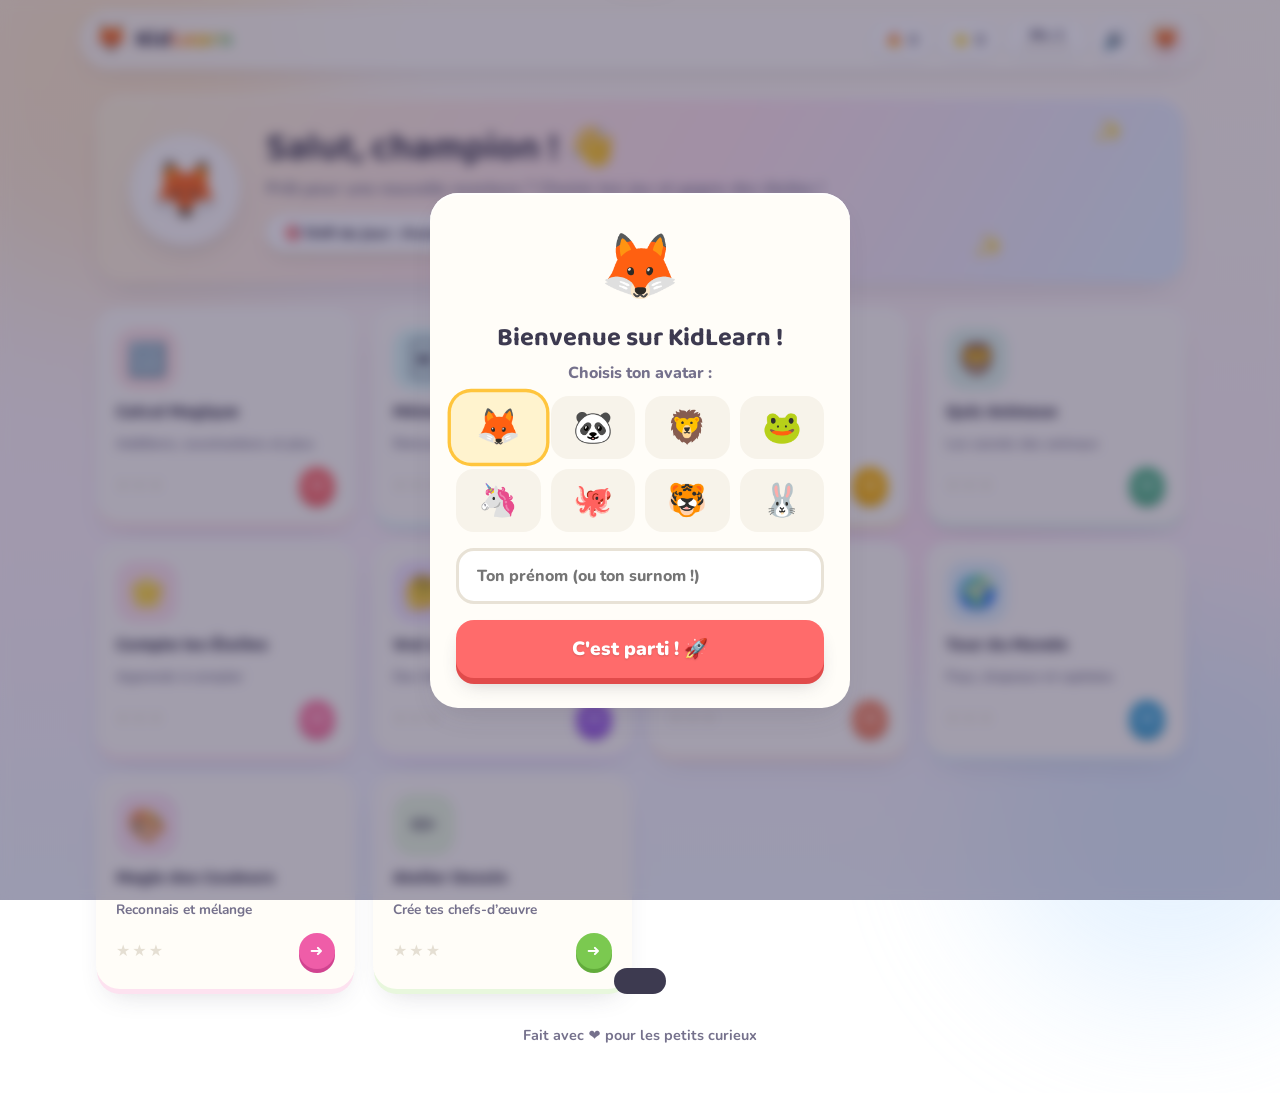
<file: kidlearn/index.html>
<!DOCTYPE html>
<html lang="fr">
<head>
  <meta charset="UTF-8">
  <meta name="viewport" content="width=device-width, initial-scale=1.0">
  <meta name="description" content="KidLearn — 10 mini-jeux magiques pour apprendre en s'amusant : calcul, lecture, animaux, géographie, dessin et plus !">
  <meta name="theme-color" content="#FFB703">
  <title>KidLearn — Apprends en t'amusant !</title>
  <link rel="icon" href="data:image/svg+xml,<svg xmlns=%22http://www.w3.org/2000/svg%22 viewBox=%220 0 100 100%22><text y=%22.9em%22 font-size=%2290%22>🦊</text></svg>">
  <link rel="preconnect" href="https://fonts.googleapis.com">
  <link rel="preconnect" href="https://fonts.gstatic.com" crossorigin>
  <link href="https://fonts.googleapis.com/css2?family=Baloo+2:wght@500;600;700;800&family=Nunito:wght@500;700;800;900&display=swap" rel="stylesheet">
  <link rel="stylesheet" href="css/style.css">
</head>
<body>

  <!-- Decorative background blobs -->
  <div class="blob blob-1" aria-hidden="true"></div>
  <div class="blob blob-2" aria-hidden="true"></div>
  <div class="blob blob-3" aria-hidden="true"></div>

  <!-- ===================== TOP BAR ===================== -->
  <header class="topbar">
    <button class="logo" onclick="goHome()" aria-label="Accueil KidLearn">
      <span class="logo-emoji">🦊</span>
      <span class="logo-name">Kid<em>Learn</em></span>
    </button>
    <div class="topbar-right">
      <div class="chip chip-streak" title="Jours d'affilée">🔥<b id="streak-count">0</b></div>
      <div class="chip chip-stars" title="Mes étoiles">⭐<b id="star-count">0</b></div>
      <button class="chip chip-level" onclick="openProfile()" title="Mon niveau">
        <span id="level-label">Niv. 1</span>
        <span class="level-bar"><span id="level-fill"></span></span>
      </button>
      <button class="icon-btn" id="sound-btn" onclick="toggleSound()" aria-label="Activer ou couper le son">🔊</button>
      <button class="icon-btn avatar-btn" id="avatar-btn" onclick="openProfile()" aria-label="Mon profil">🦊</button>
    </div>
  </header>

  <!-- ===================== HOME ===================== -->
  <main id="screen-home" class="screen active">
    <section class="hero clay">
      <div class="hero-mascot"><span id="hero-avatar">🦊</span></div>
      <div class="hero-text">
        <h1 id="greeting">Salut, champion&nbsp;! 👋</h1>
        <p>Prêt pour une nouvelle aventure&nbsp;? Choisis ton jeu et gagne des étoiles&nbsp;!</p>
        <button class="daily-chip" id="daily-chip">🎯 Défi du jour</button>
      </div>
      <span class="hero-spark s1">✨</span>
      <span class="hero-spark s2">✨</span>
    </section>

    <div class="games-grid" id="games-grid"></div>

    <footer class="footer">Fait avec ❤️ pour les petits curieux</footer>
  </main>

  <!-- ===================== MATH ===================== -->
  <section id="screen-math" class="screen game-screen" style="--c:#FF6B6B;--cd:#E14B4B;--cs:#FFE3E3">
    <div class="game-panel clay">
      <div class="game-top">
        <button class="btn-back" onclick="goHome()" aria-label="Retour">←</button>
        <h2>🔢 Calcul Magique</h2>
        <div class="chip score-chip">✓ <b id="math-score">0</b></div>
      </div>

      <div id="math-setup" class="setup-area">
        <p class="setup-title">Choisis ta difficulté</p>
        <div class="setup-btns">
          <button class="btn3d diff-easy" onclick="startMath('easy')">🐣<span>Facile</span><small>+ et −</small></button>
          <button class="btn3d diff-med" onclick="startMath('medium')">🐥<span>Moyen</span><small>+ − ×</small></button>
          <button class="btn3d diff-hard" onclick="startMath('hard')">🦅<span>Difficile</span><small>+ − × ÷</small></button>
        </div>
      </div>

      <div id="math-play" class="hidden">
        <div class="timer-track"><div class="timer-fill" id="math-timer-fill"></div></div>
        <div class="big-question" id="math-question">3 + 5 = ?</div>
        <div class="opt-grid" id="math-options"></div>
        <div class="feedback" id="math-feedback"></div>
        <div class="qdots" id="math-dots"></div>
      </div>
    </div>
  </section>

  <!-- ===================== MEMORY ===================== -->
  <section id="screen-memory" class="screen game-screen" style="--c:#34C8BE;--cd:#1FA89F;--cs:#D9F7F5">
    <div class="game-panel clay">
      <div class="game-top">
        <button class="btn-back" onclick="goHome()" aria-label="Retour">←</button>
        <h2>🃏 Mémo Rigolo</h2>
        <div class="chip score-chip">🎯 <b id="memory-moves">0</b></div>
      </div>
      <div class="memory-bar">
        <div class="chip">Paires : <b id="memory-pairs">0</b>/8</div>
        <button class="mini-btn" onclick="GAME_INIT.memory()">🔄 Recommencer</button>
      </div>
      <div class="memory-grid" id="memory-grid"></div>
    </div>
  </section>

  <!-- ===================== ALPHABET ===================== -->
  <section id="screen-alphabet" class="screen game-screen" style="--c:#FFB703;--cd:#DE9E00;--cs:#FFF1CC">
    <div class="game-panel clay">
      <div class="game-top">
        <button class="btn-back" onclick="goHome()" aria-label="Retour">←</button>
        <h2>🔤 Aventure Alphabet</h2>
        <div class="chip score-chip">✓ <b id="alpha-score">0</b></div>
      </div>
      <div class="alpha-stage">
        <div class="alpha-letter-wrap">
          <div class="big-letter" id="alpha-letter">A</div>
          <button class="speak-btn" id="alpha-speak" aria-label="Écouter la lettre">🔊</button>
        </div>
        <p class="stage-prompt">Quel mot commence par cette lettre&nbsp;?</p>
      </div>
      <div class="opt-grid" id="alpha-options"></div>
      <div class="feedback" id="alpha-feedback"></div>
      <div class="qdots" id="alpha-dots"></div>
    </div>
  </section>

  <!-- ===================== ANIMALS ===================== -->
  <section id="screen-animals" class="screen game-screen" style="--c:#52B788;--cd:#3E9A70;--cs:#DDF3E8">
    <div class="game-panel clay">
      <div class="game-top">
        <button class="btn-back" onclick="goHome()" aria-label="Retour">←</button>
        <h2>🦁 Quiz Animaux</h2>
        <div class="chip score-chip">✓ <b id="anim-score">0</b></div>
      </div>
      <div class="anim-stage">
        <div class="anim-emoji" id="anim-emoji">🦁</div>
        <p class="stage-prompt">Quel est cet animal&nbsp;?</p>
      </div>
      <div class="opt-grid" id="anim-options"></div>
      <div class="fact-card hidden" id="anim-fact"></div>
      <div class="feedback" id="anim-feedback"></div>
      <div class="qdots" id="anim-dots"></div>
    </div>
  </section>

  <!-- ===================== COUNTING ===================== -->
  <section id="screen-counting" class="screen game-screen" style="--c:#FF7AA2;--cd:#E25C85;--cs:#FFE4ED">
    <div class="game-panel clay">
      <div class="game-top">
        <button class="btn-back" onclick="goHome()" aria-label="Retour">←</button>
        <h2>🌟 Compte les Étoiles</h2>
        <div class="chip score-chip">✓ <b id="count-score">0</b></div>
      </div>
      <p class="stage-prompt" id="count-prompt">Combien d'objets vois-tu&nbsp;?</p>
      <div class="count-stage" id="count-objects"></div>
      <div class="count-grid" id="count-buttons"></div>
      <div class="feedback" id="count-feedback"></div>
      <div class="qdots" id="count-dots"></div>
    </div>
  </section>

  <!-- ===================== TRUE / FALSE ===================== -->
  <section id="screen-truefals" class="screen game-screen" style="--c:#9B5DE5;--cd:#7F44C6;--cs:#EFE2FC">
    <div class="game-panel clay">
      <div class="game-top">
        <button class="btn-back" onclick="goHome()" aria-label="Retour">←</button>
        <h2>🤔 Vrai ou Faux</h2>
        <div class="chip score-chip">✓ <b id="tf-score">0</b></div>
      </div>
      <div class="tf-category chip" id="tf-category">🌿 Nature</div>
      <div class="tf-question" id="tf-question">…</div>
      <div class="tf-btns">
        <button class="btn3d tf-true" id="tf-true" onclick="answerTF(true)">👍 VRAI</button>
        <button class="btn3d tf-false" id="tf-false" onclick="answerTF(false)">👎 FAUX</button>
      </div>
      <div class="fact-card hidden" id="tf-expl"></div>
      <div class="feedback" id="tf-feedback"></div>
      <div class="qdots" id="tf-dots"></div>
    </div>
  </section>

  <!-- ===================== SCRAMBLE ===================== -->
  <section id="screen-scramble" class="screen game-screen" style="--c:#F4845F;--cd:#D96A47;--cs:#FDE7DE">
    <div class="game-panel clay">
      <div class="game-top">
        <button class="btn-back" onclick="goHome()" aria-label="Retour">←</button>
        <h2>🧩 Mots Mélangés</h2>
        <div class="chip score-chip">✓ <b id="scr-score">0</b></div>
      </div>
      <div class="scr-stage">
        <div class="chip" id="scr-category">🐾 Animaux</div>
        <div class="scr-hint" id="scr-hint">🦁</div>
        <p class="stage-prompt">Touche les lettres pour former le mot&nbsp;!</p>
      </div>
      <div class="scr-slots" id="scr-slots"></div>
      <div class="scr-letters" id="scr-letters"></div>
      <div class="scr-actions">
        <button class="mini-btn" onclick="clearScramble()">🧹 Effacer</button>
        <button class="mini-btn" onclick="hintScramble()">💡 Indice</button>
      </div>
      <div class="feedback" id="scr-feedback"></div>
      <div class="qdots" id="scr-dots"></div>
    </div>
  </section>

  <!-- ===================== GEO ===================== -->
  <section id="screen-geo" class="screen game-screen" style="--c:#3FA7D6;--cd:#2C8DB8;--cs:#DFF1FA">
    <div class="game-panel clay">
      <div class="game-top">
        <button class="btn-back" onclick="goHome()" aria-label="Retour">←</button>
        <h2>🌍 Tour du Monde</h2>
        <div class="chip score-chip">✓ <b id="geo-score">0</b></div>
      </div>
      <div class="geo-stage">
        <div class="geo-flag" id="geo-flag">🇫🇷</div>
        <p class="stage-prompt" id="geo-question">Quelle est la capitale&nbsp;?</p>
      </div>
      <div class="opt-grid" id="geo-options"></div>
      <div class="fact-card hidden" id="geo-fact"></div>
      <div class="feedback" id="geo-feedback"></div>
      <div class="qdots" id="geo-dots"></div>
    </div>
  </section>

  <!-- ===================== COLORS ===================== -->
  <section id="screen-colors" class="screen game-screen" style="--c:#EF5DA8;--cd:#D14390;--cs:#FDE2F0">
    <div class="game-panel clay">
      <div class="game-top">
        <button class="btn-back" onclick="goHome()" aria-label="Retour">←</button>
        <h2>🎨 Magie des Couleurs</h2>
        <div class="chip score-chip">✓ <b id="col-score">0</b></div>
      </div>
      <div class="col-tabs">
        <button class="col-tab active" id="col-tab-name" onclick="setColMode('name', this)">🔍 Trouver</button>
        <button class="col-tab" id="col-tab-mix" onclick="setColMode('mix', this)">🧪 Mélanger</button>
      </div>
      <div id="col-name-mode">
        <p class="stage-prompt">Touche la couleur <span class="col-target" id="col-target-name">ROUGE</span></p>
        <div class="col-swatches" id="col-swatches"></div>
      </div>
      <div id="col-mix-mode" class="hidden">
        <p class="stage-prompt">Mélange 2 couleurs pour faire <span class="col-target" id="mix-target">ORANGE</span></p>
        <div class="mix-wrap">
          <div class="mix-colors" id="mix-colors"></div>
          <div class="mix-pot">
            <div class="mix-preview" id="mix-preview"></div>
            <p id="mix-text">Choisis 2 couleurs</p>
          </div>
        </div>
      </div>
      <div class="feedback" id="col-feedback"></div>
      <div class="qdots" id="col-dots"></div>
    </div>
  </section>

  <!-- ===================== DRAWING ===================== -->
  <section id="screen-drawing" class="screen game-screen" style="--c:#7BC950;--cd:#62AC3B;--cs:#E8F7DD">
    <div class="game-panel clay draw-panel">
      <div class="game-top">
        <button class="btn-back" onclick="goHome()" aria-label="Retour">←</button>
        <h2>✏️ Atelier Dessin</h2>
        <div class="draw-top-actions">
          <button class="mini-btn" onclick="clearCanvas()">🗑️</button>
          <button class="mini-btn" onclick="saveDrawing()">💾</button>
        </div>
      </div>
      <div class="draw-toolbar">
        <div class="draw-tools">
          <button class="tool-btn active" id="tool-brush" onclick="setTool('brush', this)" title="Pinceau">🖌️</button>
          <button class="tool-btn" id="tool-rainbow" onclick="setTool('rainbow', this)" title="Arc-en-ciel">🌈</button>
          <button class="tool-btn" id="tool-stamp" onclick="setTool('stamp', this)" title="Tampons">🦄</button>
          <button class="tool-btn" id="tool-eraser" onclick="setTool('eraser', this)" title="Gomme">🧹</button>
        </div>
        <div class="draw-palette" id="draw-palette"></div>
        <div class="brush-sizes">
          <button class="size-btn active" onclick="setBrush(5, this)"><span style="width:6px;height:6px"></span></button>
          <button class="size-btn" onclick="setBrush(12, this)"><span style="width:12px;height:12px"></span></button>
          <button class="size-btn" onclick="setBrush(24, this)"><span style="width:18px;height:18px"></span></button>
        </div>
      </div>
      <div class="stamps-row hidden" id="stamps-row"></div>
      <canvas id="draw-canvas" class="draw-canvas"></canvas>
      <div class="draw-templates">
        <span>Modèles :</span>
        <button onclick="setTemplate('maison')">🏠</button>
        <button onclick="setTemplate('soleil')">☀️</button>
        <button onclick="setTemplate('arbre')">🌳</button>
        <button onclick="setTemplate('chat')">🐱</button>
      </div>
    </div>
  </section>

  <!-- ===================== RESULT OVERLAY ===================== -->
  <div id="result-overlay" class="overlay hidden">
    <div class="result-card clay">
      <div class="result-mascot" id="result-mascot">🤩</div>
      <div class="result-stars">
        <span class="rstar" id="rstar-0">★</span>
        <span class="rstar" id="rstar-1">★</span>
        <span class="rstar" id="rstar-2">★</span>
      </div>
      <h3 id="result-title">Incroyable&nbsp;!</h3>
      <p id="result-text"></p>
      <p class="result-xp" id="result-xp"></p>
      <div class="result-actions">
        <button class="btn3d btn-replay" id="result-replay">🔁 Rejouer</button>
        <button class="btn3d btn-neutral" onclick="closeResult(); goHome()">🏠 Accueil</button>
      </div>
    </div>
  </div>

  <!-- ===================== PROFILE / BADGES ===================== -->
  <div id="profile-overlay" class="overlay hidden">
    <div class="profile-card clay">
      <button class="close-x" onclick="closeProfile()" aria-label="Fermer">✕</button>
      <div class="profile-head">
        <div class="profile-avatar" id="profile-avatar">🦊</div>
        <div>
          <h3 id="profile-name">Champion</h3>
          <button class="mini-btn" onclick="closeProfile(); showOnboarding(true)">✏️ Modifier</button>
        </div>
      </div>
      <div class="profile-stats">
        <div class="pstat"><b id="profile-level">1</b><span>Niveau</span></div>
        <div class="pstat"><b id="profile-stars">0</b><span>Étoiles</span></div>
        <div class="pstat"><b id="profile-streak">0</b><span>Jours 🔥</span></div>
      </div>
      <div class="profile-level-bar"><span id="profile-level-fill"></span></div>
      <h4 class="badges-title">🏆 Mes badges</h4>
      <div class="badges-grid" id="badges-grid"></div>
    </div>
  </div>

  <!-- ===================== ONBOARDING ===================== -->
  <div id="onboarding" class="overlay hidden">
    <div class="onb-card clay">
      <div class="onb-mascot">🦊</div>
      <h2>Bienvenue sur KidLearn&nbsp;!</h2>
      <p>Choisis ton avatar&nbsp;:</p>
      <div class="avatar-grid" id="avatar-grid"></div>
      <input type="text" id="name-input" maxlength="14" placeholder="Ton prénom (ou ton surnom !)" autocomplete="off">
      <button class="btn3d btn-start" onclick="finishOnboarding()">C'est parti&nbsp;! 🚀</button>
    </div>
  </div>

  <!-- ===================== TOASTS & FX ===================== -->
  <div class="toast" id="toast"></div>
  <div class="badge-toast" id="badge-toast"></div>
  <canvas id="confetti-canvas"></canvas>

  <script src="js/core.js"></script>
  <script src="js/games.js"></script>
</body>
</html>
</file>
<file: kidlearn/css/style.css>
/* ============================================================
   KIDLEARN — Design System "Candy Clay"
   ============================================================ */

:root {
  --ink: #3D3A50;
  --ink-soft: #75718C;
  --paper: #FFFDF8;
  --gold: #FFC53D;
  --gold-deep: #E8A800;
  --green: #2BC36B;
  --green-deep: #1E9E54;
  --red: #FF5A5F;
  --red-deep: #DB3E43;
  --r-lg: 28px;
  --r-md: 18px;
  --r-sm: 12px;
  --shadow-card: 0 14px 30px -12px rgba(61, 58, 80, .18);
  --shadow-pop: 0 24px 60px -16px rgba(61, 58, 80, .3);
  --spring: cubic-bezier(.34, 1.56, .64, 1);
  --font-display: 'Baloo 2', 'Comic Sans MS', system-ui, sans-serif;
  --font-body: 'Nunito', system-ui, sans-serif;
}

*, *::before, *::after { box-sizing: border-box; margin: 0; padding: 0; }

html { scroll-behavior: smooth; }

body {
  font-family: var(--font-body);
  color: var(--ink);
  background: linear-gradient(180deg, #FFF9EF 0%, #FDF4FA 60%, #F2F7FF 100%);
  background-attachment: fixed;
  min-height: 100vh;
  overflow-x: hidden;
  -webkit-tap-highlight-color: transparent;
}

button {
  font-family: inherit;
  color: inherit;
  border: none;
  background: none;
  cursor: pointer;
}

.hidden { display: none !important; }

/* ===== Background blobs ===== */
.blob {
  position: fixed;
  border-radius: 50%;
  filter: blur(70px);
  opacity: .45;
  z-index: -1;
  pointer-events: none;
  animation: drift 24s ease-in-out infinite alternate;
}
.blob-1 { width: 420px; height: 420px; background: #FFD9A0; top: -120px; left: -100px; }
.blob-2 { width: 380px; height: 380px; background: #C9E4FF; bottom: -100px; right: -80px; animation-delay: -8s; }
.blob-3 { width: 300px; height: 300px; background: #FFD3E8; top: 40%; left: 60%; animation-delay: -16s; }

@keyframes drift {
  from { transform: translate(0, 0) scale(1); }
  to   { transform: translate(40px, -30px) scale(1.15); }
}

/* ===== Clay surface ===== */
.clay {
  background: var(--paper);
  border-radius: var(--r-lg);
  box-shadow:
    inset 0 2px 0 rgba(255, 255, 255, .9),
    var(--shadow-card);
}

/* ============================================================
   TOP BAR
   ============================================================ */
.topbar {
  position: sticky;
  top: 10px;
  z-index: 100;
  display: flex;
  align-items: center;
  justify-content: space-between;
  gap: 10px;
  max-width: 1120px;
  margin: 10px auto;
  padding: 8px 14px;
  border-radius: 999px;
  background: rgba(255, 253, 248, .8);
  backdrop-filter: blur(14px);
  -webkit-backdrop-filter: blur(14px);
  box-shadow: 0 8px 24px -10px rgba(61, 58, 80, .22);
  width: calc(100% - 24px);
}

.logo {
  display: flex;
  align-items: center;
  gap: 8px;
  font-family: var(--font-display);
  font-weight: 800;
  font-size: 1.45rem;
  transition: transform .2s var(--spring);
}
.logo:hover { transform: scale(1.05); }
.logo-emoji { font-size: 1.7rem; display: inline-block; animation: bob 3s ease-in-out infinite; }
@keyframes bob { 0%, 100% { transform: translateY(0) rotate(-4deg); } 50% { transform: translateY(-4px) rotate(4deg); } }
.logo-name { color: var(--ink); }
.logo-name em {
  font-style: normal;
  background: linear-gradient(120deg, #FF6B6B, #FFB703, #34C8BE);
  -webkit-background-clip: text;
  background-clip: text;
  -webkit-text-fill-color: transparent;
}

.topbar-right { display: flex; align-items: center; gap: 8px; }

.chip {
  display: inline-flex;
  align-items: center;
  gap: 6px;
  background: #fff;
  border-radius: 999px;
  padding: 7px 13px;
  font-weight: 900;
  font-size: .92rem;
  box-shadow: 0 3px 10px -3px rgba(61, 58, 80, .18);
  color: var(--ink);
  white-space: nowrap;
}

.chip-level { flex-direction: column; gap: 3px; padding: 6px 14px; transition: transform .2s var(--spring); }
.chip-level:hover { transform: scale(1.06); }
.chip-level span:first-child { font-size: .78rem; line-height: 1; }
.level-bar {
  width: 52px;
  height: 6px;
  border-radius: 6px;
  background: #EFEAE0;
  overflow: hidden;
  display: block;
}
#level-fill {
  display: block;
  height: 100%;
  width: 0%;
  border-radius: 6px;
  background: linear-gradient(90deg, #FFB703, #FF6B6B);
  transition: width .6s var(--spring);
}

.icon-btn {
  width: 42px;
  height: 42px;
  border-radius: 50%;
  background: #fff;
  font-size: 1.25rem;
  display: grid;
  place-items: center;
  box-shadow: 0 3px 10px -3px rgba(61, 58, 80, .18);
  transition: transform .2s var(--spring);
}
.icon-btn:hover { transform: scale(1.12) rotate(6deg); }
.avatar-btn { background: linear-gradient(135deg, #FFF3D6, #FFE3EC); font-size: 1.45rem; }

/* ============================================================
   SCREENS & TRANSITIONS
   ============================================================ */
.screen {
  display: none;
  max-width: 1120px;
  margin: 0 auto;
  padding: 18px 16px 48px;
}
.screen.active { display: block; animation: screenIn .45s var(--spring); }

@keyframes screenIn {
  from { opacity: 0; transform: translateY(22px) scale(.985); }
  to   { opacity: 1; transform: none; }
}

/* ============================================================
   HERO
   ============================================================ */
.hero {
  display: flex;
  align-items: center;
  gap: 26px;
  padding: 30px 34px;
  margin-bottom: 26px;
  background: linear-gradient(120deg, #FFF3D6 0%, #FFE3EC 55%, #E1F0FF 100%);
  position: relative;
  overflow: hidden;
}

.hero-mascot {
  flex-shrink: 0;
  width: 110px;
  height: 110px;
  border-radius: 50%;
  background: rgba(255, 255, 255, .85);
  display: grid;
  place-items: center;
  font-size: 3.6rem;
  box-shadow: 0 10px 24px -8px rgba(61, 58, 80, .25), inset 0 2px 0 #fff;
  animation: mascotWave 4s ease-in-out infinite;
}
@keyframes mascotWave {
  0%, 100% { transform: rotate(-4deg); }
  50% { transform: rotate(6deg) translateY(-5px); }
}

.hero-text h1 {
  font-family: var(--font-display);
  font-size: clamp(1.5rem, 4.5vw, 2.4rem);
  line-height: 1.15;
  margin-bottom: 6px;
}
.hero-text p {
  color: var(--ink-soft);
  font-weight: 700;
  font-size: clamp(.92rem, 2.4vw, 1.05rem);
  margin-bottom: 14px;
}

.daily-chip {
  display: inline-flex;
  align-items: center;
  gap: 6px;
  background: #fff;
  border-radius: 999px;
  padding: 9px 18px;
  font-weight: 900;
  font-size: .92rem;
  color: var(--ink);
  box-shadow: 0 4px 0 #EAD9C3, 0 8px 18px -6px rgba(61, 58, 80, .2);
  transition: transform .15s var(--spring), box-shadow .15s;
}
.daily-chip:hover { transform: translateY(-2px); }
.daily-chip:active { transform: translateY(2px); box-shadow: 0 1px 0 #EAD9C3; }

.hero-spark { position: absolute; font-size: 1.5rem; animation: sparkle 2.6s ease-in-out infinite; pointer-events: none; }
.hero-spark.s1 { top: 18px; right: 60px; }
.hero-spark.s2 { bottom: 20px; right: 180px; animation-delay: -1.3s; }
@keyframes sparkle {
  0%, 100% { opacity: .25; transform: scale(.7) rotate(0); }
  50% { opacity: 1; transform: scale(1.15) rotate(20deg); }
}

/* ============================================================
   GAMES GRID
   ============================================================ */
.games-grid {
  display: grid;
  grid-template-columns: repeat(auto-fill, minmax(240px, 1fr));
  gap: 18px;
}

.game-card {
  position: relative;
  display: flex;
  flex-direction: column;
  align-items: flex-start;
  gap: 8px;
  text-align: left;
  background: var(--paper);
  border-radius: 24px;
  padding: 20px;
  box-shadow:
    inset 0 2px 0 rgba(255, 255, 255, .9),
    0 6px 0 -1px var(--cs),
    0 16px 28px -14px rgba(61, 58, 80, .22);
  transition: transform .25s var(--spring), box-shadow .25s;
  animation: cardIn .5s var(--spring) backwards;
  will-change: transform;
}
@keyframes cardIn {
  from { opacity: 0; transform: translateY(26px) scale(.92); }
  to   { opacity: 1; transform: none; }
}

.game-card:hover {
  transform: translateY(-7px);
  box-shadow:
    inset 0 2px 0 rgba(255, 255, 255, .9),
    0 8px 0 -1px var(--cs),
    0 26px 40px -16px rgba(61, 58, 80, .3);
}
.game-card:active { transform: translateY(-2px) scale(.98); }

.card-icon {
  width: 62px;
  height: 62px;
  border-radius: 20px;
  background: var(--cs);
  display: grid;
  place-items: center;
  font-size: 2rem;
  transition: transform .25s var(--spring);
}
.game-card:hover .card-icon { transform: rotate(-8deg) scale(1.12); }

.card-title {
  font-family: var(--font-display);
  font-weight: 800;
  font-size: 1.12rem;
  color: var(--ink);
}
.card-desc { font-size: .85rem; font-weight: 700; color: var(--ink-soft); }

.card-foot {
  display: flex;
  align-items: center;
  justify-content: space-between;
  width: 100%;
  margin-top: 6px;
}
.card-stars { font-size: 1rem; letter-spacing: 2px; color: var(--gold); }
.card-stars .off { color: #E5DFD3; }

.card-go {
  width: 36px;
  height: 36px;
  border-radius: 50%;
  background: var(--c);
  color: #fff;
  display: grid;
  place-items: center;
  font-size: 1rem;
  font-weight: 900;
  box-shadow: 0 4px 0 var(--cd);
  transition: transform .2s var(--spring);
}
.game-card:hover .card-go { transform: translateX(4px) scale(1.1); }

.footer {
  text-align: center;
  margin-top: 36px;
  color: var(--ink-soft);
  font-weight: 700;
  font-size: .9rem;
}

/* ============================================================
   GAME PANEL (shared)
   ============================================================ */
.game-panel {
  max-width: 720px;
  margin: 0 auto;
  padding: 24px 26px 30px;
  min-height: 480px;
}

.game-top {
  display: flex;
  align-items: center;
  gap: 12px;
  margin-bottom: 20px;
}
.game-top h2 {
  font-family: var(--font-display);
  font-size: clamp(1.15rem, 3.6vw, 1.5rem);
  color: var(--cd, var(--ink));
  flex: 1;
}

.btn-back {
  width: 44px;
  height: 44px;
  border-radius: 50%;
  background: #F4F0E8;
  font-size: 1.3rem;
  font-weight: 900;
  color: var(--ink);
  display: grid;
  place-items: center;
  box-shadow: 0 4px 0 #E2DCCE;
  transition: transform .15s var(--spring);
  flex-shrink: 0;
}
.btn-back:hover { transform: translateX(-3px); }
.btn-back:active { transform: translateY(3px); box-shadow: 0 1px 0 #E2DCCE; }

.score-chip { background: var(--cs); color: var(--cd); }

.mini-btn {
  background: #fff;
  border-radius: 999px;
  padding: 8px 16px;
  font-weight: 900;
  font-size: .88rem;
  color: var(--ink);
  box-shadow: 0 3px 0 #E2DCCE, 0 6px 14px -6px rgba(61, 58, 80, .18);
  transition: transform .15s var(--spring), box-shadow .15s;
}
.mini-btn:hover { transform: translateY(-2px); }
.mini-btn:active { transform: translateY(2px); box-shadow: 0 1px 0 #E2DCCE; }

/* ===== 3D buttons ===== */
.btn3d {
  display: inline-flex;
  flex-direction: column;
  align-items: center;
  justify-content: center;
  gap: 2px;
  background: var(--c, #6C63FF);
  color: #fff;
  border-radius: var(--r-md);
  padding: 16px 26px;
  font-weight: 900;
  font-size: 1.05rem;
  box-shadow: 0 6px 0 var(--cd, #4a44c4), 0 12px 20px -8px rgba(61, 58, 80, .3);
  transition: transform .12s ease, box-shadow .12s ease;
  text-shadow: 0 1px 2px rgba(0, 0, 0, .15);
}
.btn3d:hover { filter: brightness(1.06); }
.btn3d:active { transform: translateY(5px); box-shadow: 0 1px 0 var(--cd, #4a44c4); }
.btn3d small { font-size: .76rem; font-weight: 700; opacity: .9; }

/* ===== Setup (difficulty) ===== */
.setup-area { text-align: center; padding: 26px 0; }
.setup-title {
  font-family: var(--font-display);
  font-size: 1.35rem;
  margin-bottom: 22px;
}
.setup-btns { display: flex; gap: 16px; justify-content: center; flex-wrap: wrap; }
.setup-btns .btn3d { min-width: 130px; font-size: 1.6rem; }
.setup-btns .btn3d span { font-size: 1.05rem; }
.diff-easy { --c: #52B788; --cd: #3E9A70; }
.diff-med  { --c: #FFB703; --cd: #DE9E00; }
.diff-hard { --c: #FF6B6B; --cd: #E14B4B; }

/* ===== Timer ===== */
.timer-track {
  height: 12px;
  border-radius: 12px;
  background: #F0EBE1;
  overflow: hidden;
  margin-bottom: 20px;
  box-shadow: inset 0 2px 4px rgba(61, 58, 80, .1);
}
.timer-fill {
  height: 100%;
  width: 100%;
  border-radius: 12px;
  background: linear-gradient(90deg, #52B788, #FFB703 60%, #FF6B6B);
  transition: width .1s linear;
}

/* ===== Big question ===== */
.big-question {
  font-family: var(--font-display);
  font-size: clamp(2.2rem, 9vw, 3.6rem);
  font-weight: 800;
  text-align: center;
  padding: 30px 16px;
  margin-bottom: 20px;
  border-radius: 22px;
  background: linear-gradient(135deg, var(--cs), #fff);
  border: 3px dashed var(--c);
  color: var(--ink);
}

/* ===== Option buttons ===== */
.opt-grid {
  display: grid;
  grid-template-columns: 1fr 1fr;
  gap: 12px;
  margin-bottom: 14px;
}

.opt {
  background: #fff;
  border-radius: var(--r-md);
  padding: 16px 12px;
  font-size: 1.08rem;
  font-weight: 900;
  color: var(--ink);
  box-shadow: 0 4px 0 #E8E2D6, 0 8px 16px -8px rgba(61, 58, 80, .15);
  border: 3px solid transparent;
  transition: transform .15s var(--spring), box-shadow .15s, border-color .15s;
}
.opt:hover { transform: translateY(-3px); border-color: var(--c); box-shadow: 0 6px 0 var(--cs); }
.opt:active { transform: translateY(2px); box-shadow: 0 1px 0 #E8E2D6; }

.opt.correct {
  background: var(--green);
  color: #fff;
  box-shadow: 0 4px 0 var(--green-deep);
  border-color: transparent;
  animation: popCorrect .45s var(--spring);
}
.opt.wrong {
  background: var(--red);
  color: #fff;
  box-shadow: 0 4px 0 var(--red-deep);
  border-color: transparent;
  animation: shake .4s ease;
}
.opt.locked { pointer-events: none; }

@keyframes popCorrect { 0% { transform: scale(1); } 50% { transform: scale(1.1); } 100% { transform: scale(1); } }
@keyframes shake {
  0%, 100% { transform: translateX(0); }
  20%, 60% { transform: translateX(-7px); }
  40%, 80% { transform: translateX(7px); }
}

/* ===== Feedback & dots ===== */
.feedback {
  min-height: 34px;
  text-align: center;
  font-size: 1.25rem;
  font-weight: 900;
  color: var(--ink);
}

.qdots { display: flex; gap: 7px; justify-content: center; margin-top: 14px; }
.qdot {
  width: 10px;
  height: 10px;
  border-radius: 50%;
  background: #E8E2D6;
  transition: all .3s var(--spring);
}
.qdot.done { background: var(--c); }
.qdot.now { background: var(--c); transform: scale(1.5); box-shadow: 0 0 0 4px var(--cs); }

/* ===== Stage prompts ===== */
.stage-prompt {
  text-align: center;
  font-size: clamp(1rem, 3vw, 1.2rem);
  font-weight: 800;
  margin: 10px 0 16px;
}

.fact-card {
  background: #FFF7DC;
  border: 2px dashed var(--gold);
  border-radius: var(--r-md);
  padding: 12px 18px;
  margin: 10px auto 12px;
  max-width: 480px;
  font-size: .95rem;
  font-weight: 700;
  color: #7A5C00;
  text-align: center;
  animation: factIn .4s var(--spring);
}
@keyframes factIn { from { opacity: 0; transform: translateY(10px) scale(.95); } to { opacity: 1; transform: none; } }

/* ============================================================
   MEMORY
   ============================================================ */
.memory-bar {
  display: flex;
  align-items: center;
  justify-content: space-between;
  margin-bottom: 16px;
}

.memory-grid {
  display: grid;
  grid-template-columns: repeat(4, 1fr);
  gap: 10px;
  max-width: 480px;
  margin: 0 auto;
  perspective: 800px;
}

.mem-card {
  aspect-ratio: 1;
  position: relative;
  cursor: pointer;
  transform-style: preserve-3d;
  transition: transform .5s var(--spring);
  border-radius: 16px;
}
.mem-card.flipped, .mem-card.matched { transform: rotateY(180deg); }
.mem-card.matched { cursor: default; }
.mem-card.matched .mem-back { animation: matchGlow .6s ease; box-shadow: 0 0 0 3px var(--green), 0 6px 14px -4px rgba(43, 195, 107, .5); }
@keyframes matchGlow { 0% { transform: rotateY(0) scale(1); } 50% { transform: scale(1.12); } 100% { transform: scale(1); } }

.mem-front, .mem-back {
  position: absolute;
  inset: 0;
  backface-visibility: hidden;
  -webkit-backface-visibility: hidden;
  border-radius: 16px;
  display: grid;
  place-items: center;
}
.mem-front {
  background: linear-gradient(135deg, var(--c), #6FE3DB);
  color: rgba(255, 255, 255, .9);
  font-family: var(--font-display);
  font-size: 1.6rem;
  font-weight: 800;
  box-shadow: 0 4px 0 var(--cd), inset 0 2px 0 rgba(255, 255, 255, .35);
}
.mem-back {
  background: #fff;
  font-size: 2.1rem;
  transform: rotateY(180deg);
  box-shadow: 0 4px 0 #E8E2D6;
}

/* ============================================================
   ALPHABET
   ============================================================ */
.alpha-stage { text-align: center; }
.alpha-letter-wrap { position: relative; display: inline-block; }
.big-letter {
  font-family: var(--font-display);
  font-size: clamp(5rem, 16vw, 8rem);
  font-weight: 800;
  line-height: 1;
  color: var(--c);
  text-shadow: 0 6px 0 var(--cs), 0 12px 24px rgba(61, 58, 80, .15);
  animation: letterIn .5s var(--spring);
}
@keyframes letterIn { 0% { transform: scale(0) rotate(-20deg); } 60% { transform: scale(1.15); } 100% { transform: scale(1) rotate(0); } }

.speak-btn {
  position: absolute;
  right: -52px;
  top: 50%;
  transform: translateY(-50%);
  width: 44px;
  height: 44px;
  border-radius: 50%;
  background: #fff;
  font-size: 1.2rem;
  box-shadow: 0 4px 0 #E8E2D6;
  transition: transform .15s var(--spring);
}
.speak-btn:hover { transform: translateY(-50%) scale(1.15); }
.speak-btn:active { transform: translateY(calc(-50% + 3px)); box-shadow: 0 1px 0 #E8E2D6; }

/* ============================================================
   ANIMALS / GEO
   ============================================================ */
.anim-stage, .geo-stage { text-align: center; }
.anim-emoji, .geo-flag {
  font-size: clamp(4.5rem, 14vw, 7rem);
  display: inline-block;
  animation: letterIn .45s var(--spring);
  margin-bottom: 4px;
}

/* ============================================================
   COUNTING
   ============================================================ */
.count-stage {
  min-height: 120px;
  display: flex;
  flex-wrap: wrap;
  gap: 8px;
  align-items: center;
  justify-content: center;
  background: linear-gradient(135deg, var(--cs), #fff);
  border-radius: 22px;
  padding: 20px;
  margin-bottom: 18px;
  border: 3px dashed var(--c);
}
.count-obj { font-size: 2.1rem; animation: popIn .3s var(--spring) backwards; }
@keyframes popIn { 0% { transform: scale(0); } 70% { transform: scale(1.25); } 100% { transform: scale(1); } }

.count-grid {
  display: grid;
  grid-template-columns: repeat(5, 1fr);
  gap: 8px;
  max-width: 400px;
  margin: 0 auto 14px;
}
.count-btn {
  background: #fff;
  border-radius: 14px;
  padding: 13px 4px;
  font-size: 1.25rem;
  font-weight: 900;
  font-family: var(--font-display);
  color: var(--ink);
  box-shadow: 0 4px 0 #E8E2D6;
  transition: transform .12s var(--spring);
}
.count-btn:hover { transform: translateY(-3px) scale(1.06); }
.count-btn:active { transform: translateY(2px); box-shadow: 0 1px 0 #E8E2D6; }
.count-btn.correct { background: var(--green); color: #fff; box-shadow: 0 4px 0 var(--green-deep); animation: popCorrect .45s var(--spring); }
.count-btn.wrong { background: var(--red); color: #fff; box-shadow: 0 4px 0 var(--red-deep); animation: shake .4s; }

/* ============================================================
   TRUE / FALSE
   ============================================================ */
.tf-category { display: table; margin: 0 auto 14px; background: var(--cs); color: var(--cd); }

.tf-question {
  background: linear-gradient(135deg, var(--cs), #fff);
  border: 3px solid var(--c);
  border-radius: 22px;
  padding: 28px 22px;
  min-height: 110px;
  display: grid;
  place-items: center;
  text-align: center;
  font-size: clamp(1.05rem, 3.2vw, 1.3rem);
  font-weight: 800;
  line-height: 1.5;
  margin-bottom: 20px;
}

.tf-btns { display: flex; gap: 14px; justify-content: center; margin-bottom: 14px; }
.tf-btns .btn3d { flex: 1; max-width: 210px; font-size: 1.25rem; }
.tf-true  { --c: var(--green); --cd: var(--green-deep); }
.tf-false { --c: var(--red); --cd: var(--red-deep); }
.tf-btns .btn3d:disabled { opacity: .55; pointer-events: none; }

/* ============================================================
   SCRAMBLE
   ============================================================ */
.scr-stage { text-align: center; }
.scr-stage .chip { background: var(--cs); color: var(--cd); }
.scr-hint { font-size: 3.6rem; margin: 12px 0 4px; animation: letterIn .45s var(--spring); }

.scr-slots, .scr-letters {
  display: flex;
  flex-wrap: wrap;
  gap: 8px;
  justify-content: center;
  min-height: 58px;
  margin: 12px 0;
}

.scr-tile {
  width: 48px;
  height: 54px;
  border-radius: 14px;
  display: grid;
  place-items: center;
  font-family: var(--font-display);
  font-size: 1.5rem;
  font-weight: 800;
  cursor: pointer;
  transition: transform .15s var(--spring), opacity .2s;
  animation: popIn .3s var(--spring) backwards;
}
.scr-letters .scr-tile {
  background: linear-gradient(135deg, var(--c), #FFB46B);
  color: #fff;
  text-shadow: 0 1px 2px rgba(0, 0, 0, .2);
  box-shadow: 0 5px 0 var(--cd);
}
.scr-letters .scr-tile:hover { transform: translateY(-4px) rotate(-3deg) scale(1.08); }
.scr-letters .scr-tile.used { opacity: .25; pointer-events: none; transform: scale(.9); }

.scr-slots .scr-tile {
  background: #fff;
  border: 3px dashed var(--c);
  color: var(--ink);
  cursor: default;
  animation: none;
}
.scr-slots .scr-tile.filled {
  background: linear-gradient(135deg, var(--c), #FFB46B);
  border-style: solid;
  color: #fff;
  cursor: pointer;
  text-shadow: 0 1px 2px rgba(0, 0, 0, .2);
  box-shadow: 0 4px 0 var(--cd);
}
.scr-slots.shake { animation: shake .4s ease; }

.scr-actions { display: flex; gap: 10px; justify-content: center; margin: 8px 0 12px; }

/* ============================================================
   COLORS
   ============================================================ */
.col-tabs { display: flex; gap: 10px; margin-bottom: 18px; }
.col-tab {
  flex: 1;
  padding: 11px;
  border-radius: 999px;
  background: #fff;
  font-weight: 900;
  font-size: .95rem;
  color: var(--ink);
  box-shadow: 0 3px 0 #E8E2D6;
  transition: all .2s var(--spring);
}
.col-tab.active { background: var(--c); color: #fff; box-shadow: 0 3px 0 var(--cd); }

.col-target {
  display: inline-block;
  background: var(--cs);
  color: var(--cd);
  border-radius: 10px;
  padding: 2px 12px;
  font-family: var(--font-display);
  font-weight: 800;
}

.col-swatches {
  display: grid;
  grid-template-columns: repeat(3, 1fr);
  gap: 12px;
  margin-bottom: 14px;
}
.col-swatch {
  height: 84px;
  border-radius: 18px;
  cursor: pointer;
  border: 4px solid rgba(255, 255, 255, .7);
  box-shadow: 0 6px 16px -6px rgba(61, 58, 80, .3);
  transition: transform .15s var(--spring);
}
.col-swatch:hover { transform: scale(1.07) rotate(-2deg); }
.col-swatch.correct { box-shadow: 0 0 0 4px var(--green), 0 6px 16px -6px rgba(61, 58, 80, .3); animation: popCorrect .45s var(--spring); }
.col-swatch.wrong { box-shadow: 0 0 0 4px var(--red); animation: shake .4s; }

.mix-wrap { display: flex; gap: 22px; align-items: center; flex-wrap: wrap; justify-content: center; margin-bottom: 14px; }
.mix-colors { display: grid; grid-template-columns: repeat(3, 64px); gap: 10px; }
.mix-swatch {
  width: 64px;
  height: 64px;
  border-radius: 16px;
  cursor: pointer;
  border: 4px solid rgba(255, 255, 255, .7);
  box-shadow: 0 5px 12px -5px rgba(61, 58, 80, .3);
  transition: transform .15s var(--spring), box-shadow .15s;
}
.mix-swatch:hover { transform: scale(1.1); }
.mix-swatch.selected { box-shadow: 0 0 0 4px var(--ink); transform: scale(1.12); }

.mix-pot { text-align: center; }
.mix-preview {
  width: 90px;
  height: 90px;
  border-radius: 50%;
  margin: 0 auto 8px;
  background: #F0EBE1;
  border: 5px solid #fff;
  box-shadow: 0 8px 18px -6px rgba(61, 58, 80, .3);
  transition: background .5s ease;
}
#mix-text { font-weight: 800; font-size: .92rem; color: var(--ink-soft); max-width: 160px; }

/* ============================================================
   DRAWING
   ============================================================ */
.draw-panel { max-width: 920px; }
.draw-top-actions { display: flex; gap: 8px; }

.draw-toolbar {
  display: flex;
  align-items: center;
  gap: 14px;
  flex-wrap: wrap;
  background: #F7F3EA;
  border-radius: var(--r-md);
  padding: 10px 14px;
  margin-bottom: 12px;
}

.draw-tools { display: flex; gap: 6px; }
.tool-btn {
  width: 42px;
  height: 42px;
  border-radius: 12px;
  background: #fff;
  font-size: 1.2rem;
  display: grid;
  place-items: center;
  box-shadow: 0 3px 0 #E2DCCE;
  transition: transform .15s var(--spring);
}
.tool-btn:hover { transform: translateY(-2px); }
.tool-btn.active { background: var(--c); box-shadow: 0 3px 0 var(--cd); }

.draw-palette { display: flex; gap: 6px; flex-wrap: wrap; }
.draw-color {
  width: 30px;
  height: 30px;
  border-radius: 50%;
  cursor: pointer;
  border: 3px solid #fff;
  box-shadow: 0 2px 6px rgba(61, 58, 80, .25);
  transition: transform .15s var(--spring);
}
.draw-color:hover { transform: scale(1.2); }
.draw-color.active { transform: scale(1.25); box-shadow: 0 0 0 3px var(--ink); }

.brush-sizes { display: flex; gap: 6px; align-items: center; }
.size-btn {
  width: 36px;
  height: 36px;
  border-radius: 50%;
  background: #fff;
  display: grid;
  place-items: center;
  box-shadow: 0 3px 0 #E2DCCE;
  transition: transform .15s var(--spring);
}
.size-btn span { display: block; border-radius: 50%; background: var(--ink); }
.size-btn.active { box-shadow: 0 0 0 3px var(--c); }

.stamps-row {
  display: flex;
  gap: 6px;
  flex-wrap: wrap;
  background: #FFF7DC;
  border-radius: var(--r-md);
  padding: 8px 12px;
  margin-bottom: 12px;
}
.stamp-btn {
  font-size: 1.6rem;
  padding: 4px 8px;
  border-radius: 10px;
  transition: transform .15s var(--spring);
}
.stamp-btn:hover { transform: scale(1.25); }
.stamp-btn.active { background: #fff; box-shadow: 0 0 0 3px var(--gold); }

.draw-canvas {
  width: 100%;
  display: block;
  background: #fff;
  border-radius: var(--r-md);
  border: 3px solid #E8E2D6;
  cursor: crosshair;
  touch-action: none;
  box-shadow: inset 0 2px 8px rgba(61, 58, 80, .06);
}

.draw-templates {
  display: flex;
  gap: 8px;
  align-items: center;
  margin-top: 12px;
  flex-wrap: wrap;
}
.draw-templates span { font-weight: 800; color: var(--ink-soft); font-size: .9rem; }
.draw-templates button {
  font-size: 1.6rem;
  background: #fff;
  border-radius: 12px;
  padding: 5px 10px;
  box-shadow: 0 3px 0 #E2DCCE;
  transition: transform .15s var(--spring);
}
.draw-templates button:hover { transform: scale(1.18) rotate(-4deg); }

/* ============================================================
   OVERLAYS
   ============================================================ */
.overlay {
  position: fixed;
  inset: 0;
  z-index: 500;
  display: grid;
  place-items: center;
  padding: 18px;
  background: rgba(50, 42, 80, .45);
  backdrop-filter: blur(6px);
  -webkit-backdrop-filter: blur(6px);
  animation: fadeIn .25s ease;
  overflow-y: auto;
}
@keyframes fadeIn { from { opacity: 0; } to { opacity: 1; } }

.result-card, .profile-card, .onb-card {
  width: 100%;
  max-width: 420px;
  padding: 30px 26px;
  text-align: center;
  animation: popCard .5s var(--spring);
  position: relative;
}
@keyframes popCard { from { opacity: 0; transform: scale(.7) translateY(30px); } to { opacity: 1; transform: none; } }

/* ===== Result ===== */
.result-mascot { font-size: 4rem; animation: mascotWave 2.5s ease-in-out infinite; }
.result-stars { display: flex; gap: 8px; justify-content: center; margin: 8px 0 12px; }
.rstar {
  font-size: 3.2rem;
  color: #E8E2D6;
  transition: color .2s;
}
.rstar.lit {
  color: var(--gold);
  text-shadow: 0 4px 18px rgba(255, 197, 61, .65);
  animation: starHit .5s var(--spring);
}
@keyframes starHit { 0% { transform: scale(0) rotate(-40deg); } 60% { transform: scale(1.4); } 100% { transform: scale(1); } }

.result-card h3 { font-family: var(--font-display); font-size: 1.7rem; margin-bottom: 6px; }
.result-card p { font-weight: 700; color: var(--ink-soft); }
.result-xp { color: var(--gold-deep) !important; font-weight: 900 !important; margin: 8px 0 18px; font-size: 1.1rem; }

.result-actions { display: flex; gap: 12px; justify-content: center; flex-wrap: wrap; }
.btn-replay { --c: #6C63FF; --cd: #4F48CC; flex-direction: row; }
.btn-neutral { --c: #B8B2C7; --cd: #948DA8; flex-direction: row; }

/* ===== Profile ===== */
.profile-card { max-width: 460px; text-align: left; }
.close-x {
  position: absolute;
  top: 14px;
  right: 14px;
  width: 36px;
  height: 36px;
  border-radius: 50%;
  background: #F4F0E8;
  font-weight: 900;
  display: grid;
  place-items: center;
  transition: transform .15s var(--spring);
}
.close-x:hover { transform: scale(1.15) rotate(90deg); }

.profile-head { display: flex; align-items: center; gap: 16px; margin-bottom: 18px; }
.profile-avatar {
  width: 76px;
  height: 76px;
  border-radius: 50%;
  background: linear-gradient(135deg, #FFF3D6, #FFE3EC);
  display: grid;
  place-items: center;
  font-size: 2.6rem;
  box-shadow: 0 6px 14px -5px rgba(61, 58, 80, .25);
}
.profile-head h3 { font-family: var(--font-display); font-size: 1.4rem; margin-bottom: 4px; }

.profile-stats { display: flex; gap: 10px; margin-bottom: 12px; }
.pstat {
  flex: 1;
  background: #F7F3EA;
  border-radius: var(--r-md);
  padding: 12px 6px;
  text-align: center;
}
.pstat b { display: block; font-family: var(--font-display); font-size: 1.4rem; }
.pstat span { font-size: .78rem; font-weight: 800; color: var(--ink-soft); }

.profile-level-bar {
  height: 12px;
  border-radius: 12px;
  background: #F0EBE1;
  overflow: hidden;
  margin-bottom: 20px;
}
#profile-level-fill {
  display: block;
  height: 100%;
  width: 0%;
  border-radius: 12px;
  background: linear-gradient(90deg, #FFB703, #FF6B6B);
  transition: width .6s var(--spring);
}

.badges-title { font-family: var(--font-display); font-size: 1.1rem; margin-bottom: 12px; }
.badges-grid { display: grid; grid-template-columns: repeat(3, 1fr); gap: 10px; }
.badge-item {
  background: #F7F3EA;
  border-radius: var(--r-md);
  padding: 12px 8px;
  text-align: center;
  transition: transform .2s var(--spring);
}
.badge-item:hover { transform: scale(1.05); }
.badge-item .b-icon { font-size: 1.8rem; display: block; }
.badge-item .b-name { font-size: .72rem; font-weight: 900; display: block; margin-top: 4px; }
.badge-item .b-desc { font-size: .62rem; font-weight: 700; color: var(--ink-soft); display: block; }
.badge-item.locked { opacity: .4; filter: grayscale(1); }
.badge-item.unlocked { background: #FFF3CE; box-shadow: 0 0 0 2px var(--gold); }

/* ===== Onboarding ===== */
.onb-mascot { font-size: 4rem; animation: mascotWave 3s ease-in-out infinite; }
.onb-card h2 { font-family: var(--font-display); font-size: 1.6rem; margin: 6px 0 4px; }
.onb-card > p { font-weight: 800; color: var(--ink-soft); margin-bottom: 12px; }

.avatar-grid { display: grid; grid-template-columns: repeat(4, 1fr); gap: 10px; margin-bottom: 16px; }
.avatar-opt {
  font-size: 2rem;
  padding: 10px 0;
  border-radius: var(--r-md);
  background: #F7F3EA;
  transition: transform .15s var(--spring), box-shadow .15s;
}
.avatar-opt:hover { transform: scale(1.12); }
.avatar-opt.selected { background: #FFF3CE; box-shadow: 0 0 0 3px var(--gold); transform: scale(1.12); }

#name-input {
  width: 100%;
  padding: 14px 18px;
  border-radius: var(--r-md);
  border: 3px solid #E8E2D6;
  font-family: var(--font-body);
  font-weight: 800;
  font-size: 1rem;
  color: var(--ink);
  margin-bottom: 16px;
  outline: none;
  transition: border-color .2s;
}
#name-input:focus { border-color: var(--gold); }

.btn-start { --c: #FF6B6B; --cd: #E14B4B; width: 100%; font-size: 1.2rem; flex-direction: row; }

/* ============================================================
   TOASTS & FX
   ============================================================ */
.toast {
  position: fixed;
  bottom: 26px;
  left: 50%;
  transform: translateX(-50%) translateY(120px);
  background: var(--ink);
  color: #fff;
  padding: 13px 26px;
  border-radius: 999px;
  font-weight: 800;
  font-size: .95rem;
  z-index: 600;
  transition: transform .4s var(--spring);
  pointer-events: none;
  text-align: center;
  max-width: 90vw;
}
.toast.show { transform: translateX(-50%) translateY(0); }

.badge-toast {
  position: fixed;
  top: 80px;
  left: 50%;
  transform: translateX(-50%) translateY(-140px);
  background: linear-gradient(135deg, #FFEDB8, #FFD86B);
  color: #6B4E00;
  padding: 14px 26px;
  border-radius: 999px;
  font-weight: 900;
  font-size: 1rem;
  z-index: 600;
  box-shadow: 0 12px 30px -8px rgba(232, 168, 0, .5);
  transition: transform .5s var(--spring);
  pointer-events: none;
  text-align: center;
  max-width: 90vw;
}
.badge-toast.show { transform: translateX(-50%) translateY(0); }

#confetti-canvas {
  position: fixed;
  inset: 0;
  width: 100%;
  height: 100%;
  pointer-events: none;
  z-index: 550;
}

.star-fly {
  position: fixed;
  transform: translateX(-50%);
  font-weight: 900;
  font-family: var(--font-display);
  font-size: 1.1rem;
  color: var(--gold-deep);
  z-index: 600;
  pointer-events: none;
  animation: flyUp 1s ease forwards;
  text-shadow: 0 2px 8px rgba(255, 255, 255, .9);
}
@keyframes flyUp {
  0% { opacity: 0; transform: translateX(-50%) translateY(8px) scale(.6); }
  25% { opacity: 1; transform: translateX(-50%) translateY(0) scale(1.1); }
  100% { opacity: 0; transform: translateX(-50%) translateY(-44px) scale(1); }
}

/* ============================================================
   ACCESSIBILITY & RESPONSIVE
   ============================================================ */
:focus-visible { outline: 3px solid #6C63FF; outline-offset: 2px; }

@media (prefers-reduced-motion: reduce) {
  *, *::before, *::after {
    animation-duration: .01ms !important;
    animation-iteration-count: 1 !important;
    transition-duration: .01ms !important;
  }
}

@media (max-width: 720px) {
  .hero { flex-direction: column; text-align: center; padding: 24px 20px; gap: 14px; }
  .hero-mascot { width: 84px; height: 84px; font-size: 2.7rem; }
  .hero-spark { display: none; }
  .game-panel { padding: 18px 16px 24px; }
  .games-grid { grid-template-columns: 1fr 1fr; gap: 12px; }
  .game-card { padding: 14px; border-radius: 20px; }
  .card-icon { width: 48px; height: 48px; font-size: 1.5rem; border-radius: 14px; }
  .card-title { font-size: .95rem; }
  .card-desc { display: none; }
  .card-go { width: 30px; height: 30px; font-size: .85rem; }
  .setup-btns { flex-direction: column; align-items: stretch; }
  .tf-btns { flex-direction: column; }
  .tf-btns .btn3d { max-width: none; }
  .mix-colors { grid-template-columns: repeat(3, 56px); }
  .mix-swatch { width: 56px; height: 56px; }
  .speak-btn { right: -46px; }
}

@media (max-width: 460px) {
  .topbar { padding: 6px 10px; top: 6px; }
  .logo-name { display: none; }
  .chip-streak { display: none; }
  .chip { padding: 6px 10px; font-size: .82rem; }
  .icon-btn { width: 38px; height: 38px; }
  .scr-tile { width: 40px; height: 46px; font-size: 1.25rem; }
  .col-swatches { gap: 8px; }
  .col-swatch { height: 68px; }
  .badges-grid { grid-template-columns: repeat(3, 1fr); gap: 6px; }
  .opt-grid { gap: 8px; }
  .opt { padding: 13px 8px; font-size: .95rem; }
}

@media (max-width: 350px) {
  .games-grid { grid-template-columns: 1fr; }
}
</file>
